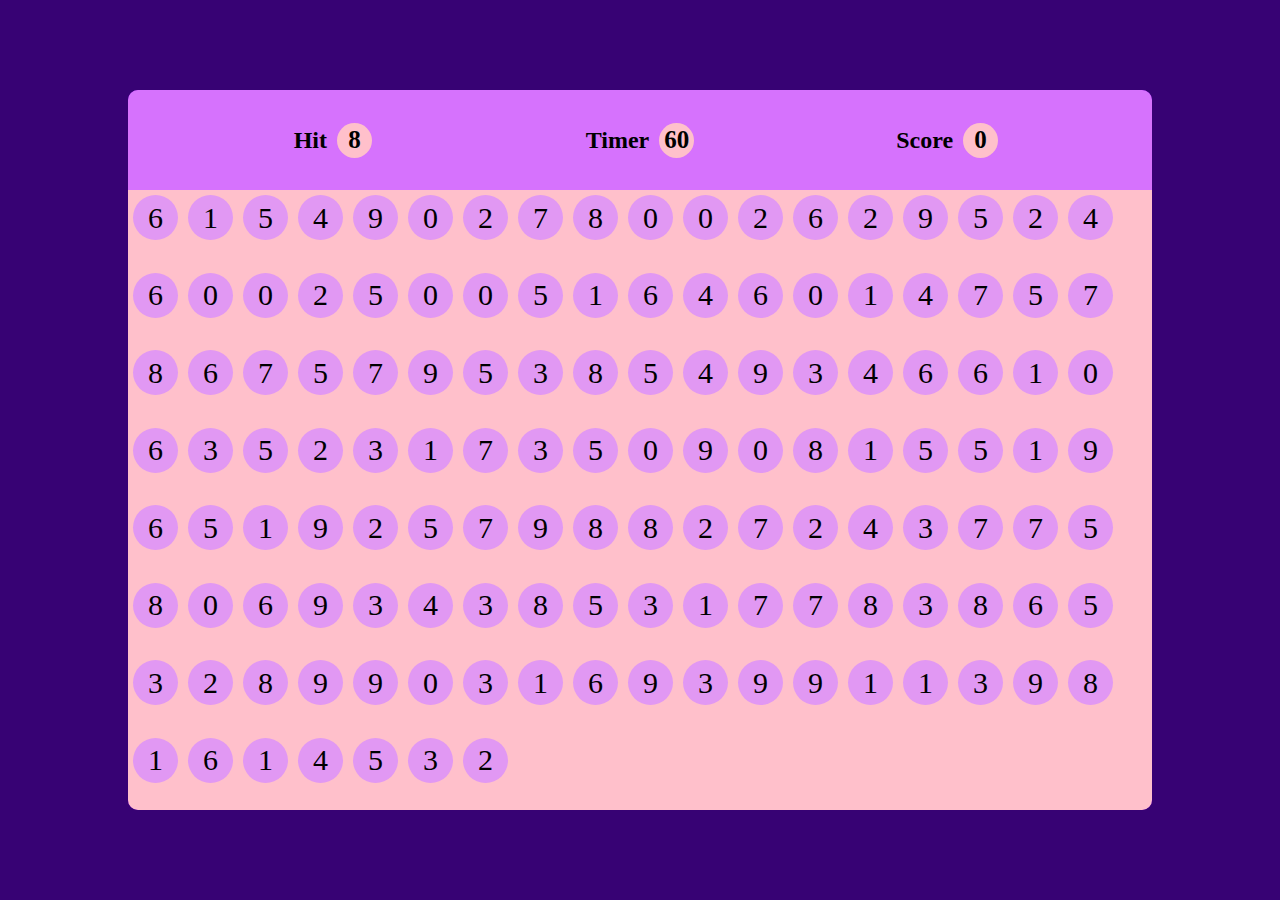
<file: Bubble Game/index.html>
<!DOCTYPE html>
<html lang="en">
<head>
    <meta charset="UTF-8">
    <meta name="viewport" content="width=device-width, initial-scale=1.0">
    <title>Bubble Game</title>
    <link rel="stylesheet" href="style.css">
</head>
<body>
    <div id="main">
        <div id="panel">
            <div id="ptop">
                <div class="elem">
                    <h2>Hit</h2>
                    <div id="hitvalue" class="box"></div>
                </div>
                <div class="elem">
                    <h2>Timer</h2>
                    <div id="timerval" class="box">60</div>
                </div>
                <div class="elem">
                    <h2>Score</h2>
                    <div id="scoreval" class="box">0</div>
                </div>
            </div>
            <div id="pbtm">
                
            </div>
        </div>
    </div>
    <script src="script.js"></script>
</body>
</html>
</file>
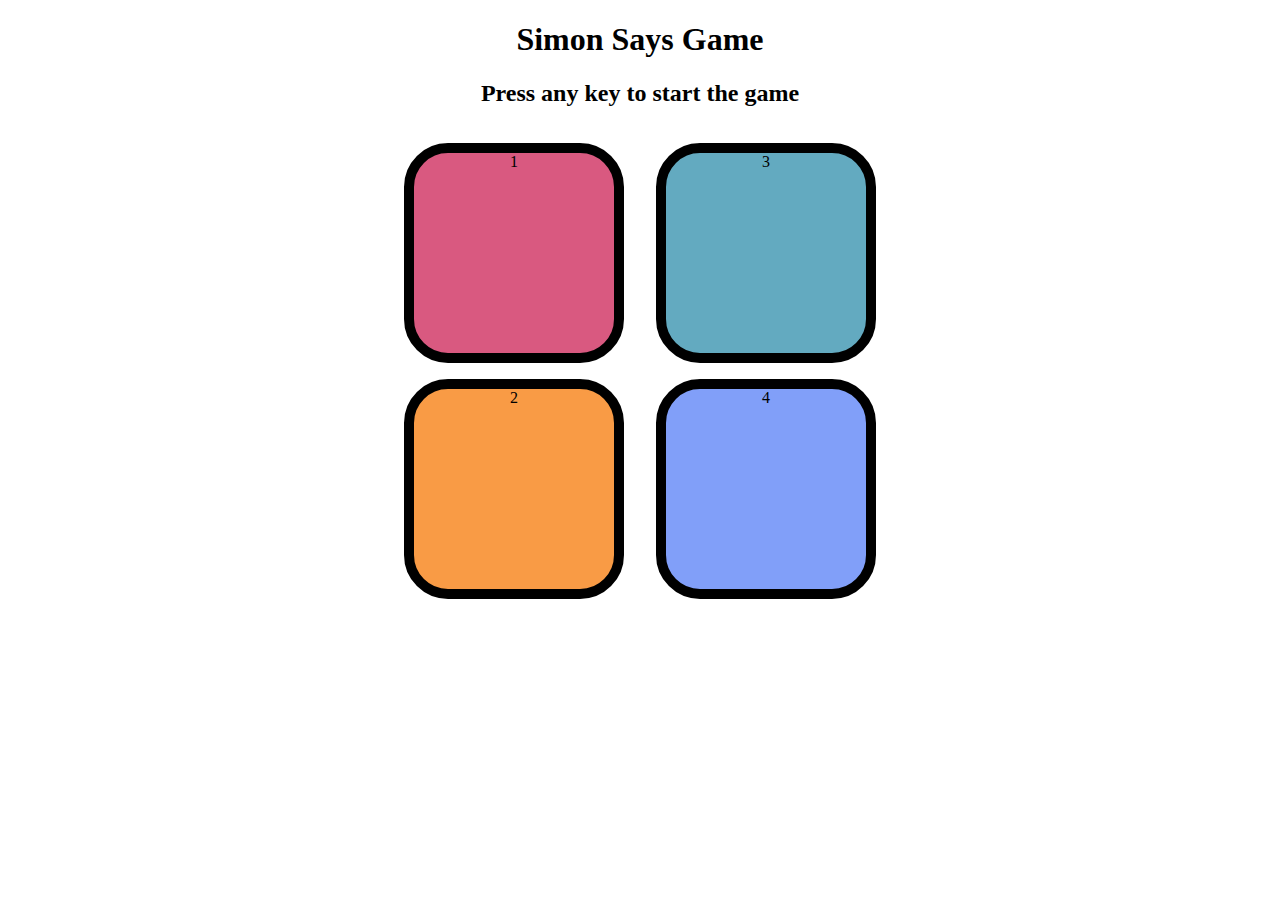
<file: Simon game/index.html>
<!DOCTYPE html>
<html lang="en">
<head>
    <meta charset="UTF-8">
    <meta name="viewport" content="width=device-width, initial-scale=1.0">
    <title>Simon Says Game</title>
    <link rel="stylesheet" href="simon.css">
</head>
<body>
    <h1>Simon Says Game</h1>
    <h2>Press any key to start the game</h2>
    
    <div class="btn-container">
        <div class="line-one">
            <div class="btn red" type="button" id="red">1</div>
            <div class="btn yellow" type="button" id="yellow">2</div>
        </div>
        <div class="line-two">
            <div class="btn green" type="button" id="green">3</div>
            <div class="btn purple" type="button" id="purple">4</div>
        </div>
    </div>
    <script src="app.js"></script>
</body>
</html>
</file>
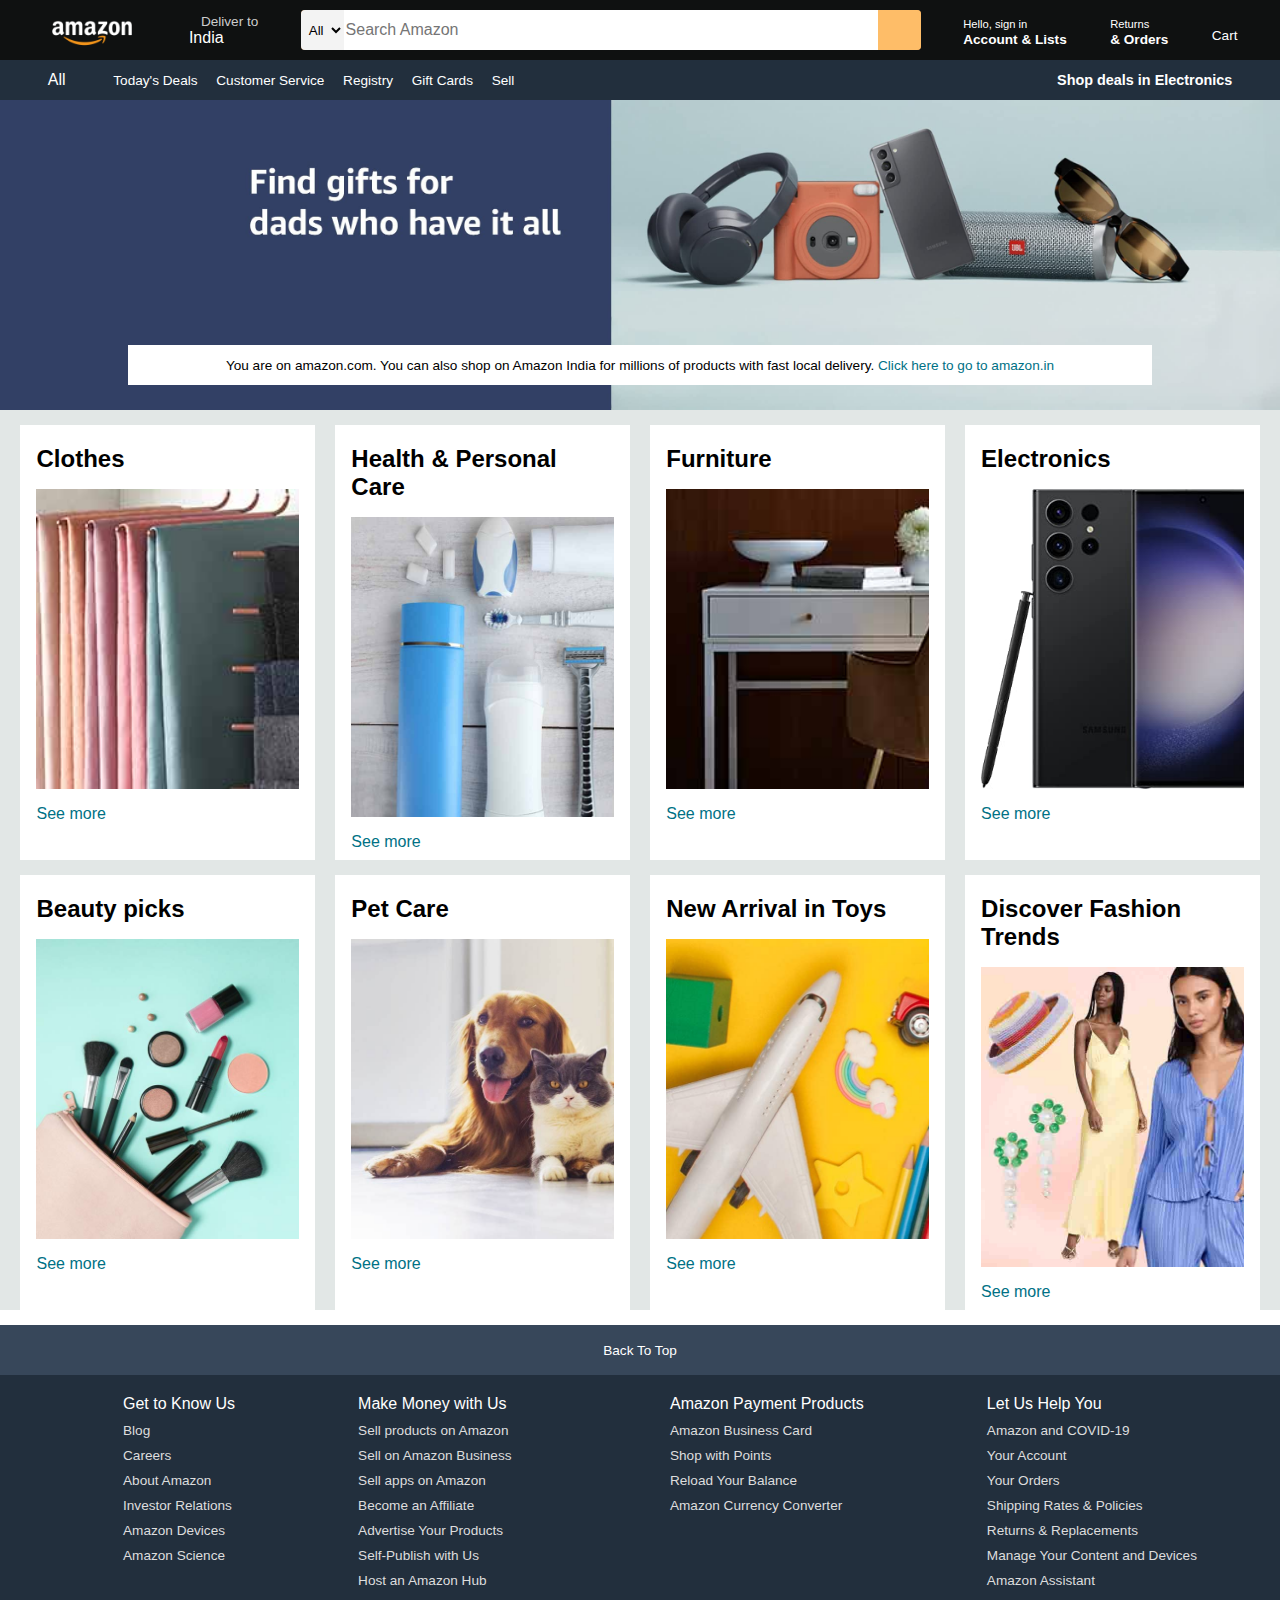
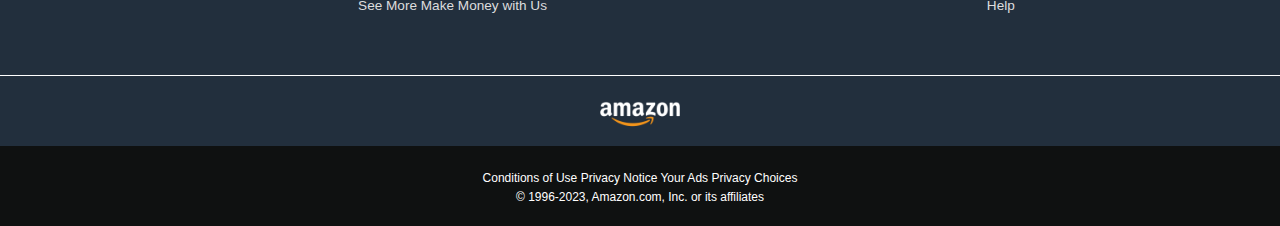
<file: Amazon/amazon.html>
<!DOCTYPE html>
<html lang="en">
<head>
    <meta charset="UTF-8">
    <meta name="viewport" content="width=device-width, initial-scale=1.0">
    <title>Amazon</title>
    <link rel="stylesheet" href="https://cdnjs.cloudflare.com/ajax/libs/font-awesome/6.4.0/css/all.min.css" integrity="sha512-iecdLmaskl7CVkqkXNQ/ZH/XLlvWZOJyj7Yy7tcenmpD1ypASozpmT/E0iPtmFIB46ZmdtAc9eNBvH0H/ZpiBw==" crossorigin="anonymous" referrerpolicy="no-referrer" />
    <link rel="stylesheet"  href="amazon.css">
</head>
<body>
    <header>
        <div class="navbar">
            <div class="nav-logo border">
                <div class="logo"></div>
            </div>
            <div class="nav-address border">
                <p class="add-first">Deliver to</p>
                <div class="add-icon">
                    <i class="fa-solid fa-location-dot"></i>
                    <p class="add-sec">India</p>
                </div>
            </div>
            <div class="nav-search">
                <select class="search-select">
                    <option>All</option>
                </select>
                <input placeholder="Search Amazon" class="search-input">
                <div class="search-icon">
                    <i class="fa-solid fa-magnifying-glass"></i>
                </div>
            </div>
            <div class="nav-signin border">
                <p><span>Hello, sign in</span></p>
                <p class="nav-second">Account & Lists</p>
            </div>
            <div class="nav-return border">
                <p><span>Returns</span></p>
                <p class="nav-second">& Orders</p>
            </div>
            <div class="nav-cart border">
                <i class="fa-solid fa-cart-shopping"></i>
                Cart                
            </div>
        </div>

        <div class="panel">
            <div class="panel-all">
                <i class="fa-solid fa-bars"></i>
                All
            </div>
            <div class="panel-ops">
                <a>Today's Deals</a>
                <a>Customer Service</a>
                <a>Registry</a>
                <a>Gift Cards</a>
                <a>Sell</a>
            </div>
            <div class="panel-deals">
                Shop deals in Electronics
            </div>
        </div>
    </header>
    <div class="hero-section">
        <div class="hero-msg">
            <p>You are on amazon.com. You can also shop on Amazon India for millions of products with fast 
                local delivery. <a>Click here to go to amazon.in</a>
            </p>
        </div>
    </div>
    <div class="shop-section">
        <div class="box">
            <div class="box-content">
                <h2>Clothes</h2>
                <div class="box-img" style="background-image: url('box1_image.jpg');"></div>
                <p>See more</p>
            </div>
        </div>
        <div class="box">
            <div class="box-content">
                <h2>Health & Personal Care</h2>
                <div class="box-img" style="background-image: url('box2_image.jpg');"></div>
                <p>See more</p>
            </div>
        </div>
        <div class="box3 box">
            <div class="box-content">
                <h2>Furniture</h2>
                <div class="box-img" style="background-image: url('box3_image.jpg');"></div>
                <p>See more</p>
            </div>
        </div>
        <div class="box4 box">
            <div class="box-content">
                <h2>Electronics</h2>
                <div class="box-img" style="background-image: url('box4_image.jpg');"></div>
                <p>See more</p>
            </div>
        </div>
        <div class="box1 box">
            <div class="box-content">
                <h2>Beauty picks</h2>
                <div class="box-img" style="background-image: url('box5_image.jpg');"></div>
                <p>See more</p>
            </div>
        </div>
        <div class="box2 box">
            <div class="box-content">
                <h2>Pet Care</h2>
                <div class="box-img" style="background-image: url('box6_image.jpg');"></div>
                <p>See more</p>
            </div>
        </div>
        <div class="box3 box">
            <div class="box-content">
                <h2>New Arrival in Toys</h2>
                <div class="box-img" style="background-image: url('box7_image.jpg');"></div>
                <p>See more</p>
            </div>
        </div>
        <div class="box4 box">
            <div class="box-content">
                <h2>Discover Fashion Trends</h2>
                <div class="box-img" style="background-image: url('box8_image.jpg');"></div>
                <p>See more</p>
            </div>
        </div>
    </div>
    <footer>
        <div class="foot-panel1">
            Back To Top
        </div>
        <div class="foot-panel2">
            <ul>
                <p>Get to Know Us</p>
                <a>Blog</a>
                <a>Careers</a>
                <a>About Amazon</a>
                <a>Investor Relations</a>
                <a>Amazon Devices</a>
                <a>Amazon Science</a>
            </ul>
            <ul>
                <p>Make Money with Us</p>
                <a>Sell products on Amazon</a>
                <a>Sell on Amazon Business</a>
                <a>Sell apps on Amazon</a>
                <a>Become an Affiliate</a>
                <a>Advertise Your Products</a>
                <a>Self-Publish with Us</a>
                <a>Host an Amazon Hub</a>
                <a>See More Make Money with Us</a>
            </ul>
            <ul>
                <p>Amazon Payment Products</p>
                <a>Amazon Business Card</a>
                <a>Shop with Points</a>
                <a>Reload Your Balance</a>
                <a>Amazon Currency Converter</a>
            </ul>
            <ul>
                <p>Let Us Help You</p>
                <a>Amazon and COVID-19</a>
                <a>Your Account</a>
                <a>Your Orders</a>
                <a>Shipping Rates & Policies</a>
                <a>Returns & Replacements</a>
                <a>Manage Your Content and Devices</a>
                <a>Amazon Assistant</a>
                <a>Help</a>
            </ul>
        </div>
        <div class="foot-panel3">
            <div class="logo"></div>
        </div>
        <div class="foot-panel4">
            <div class="pages">
                <a>Conditions of Use</a>
                <a>Privacy Notice</a>
                <a>Your Ads Privacy Choices</a>
            </div>
            <div class="copyright">
                © 1996-2023, Amazon.com, Inc. or its affiliates
            </div>
        </div>
    </footer>
</body>
</html>
</file>
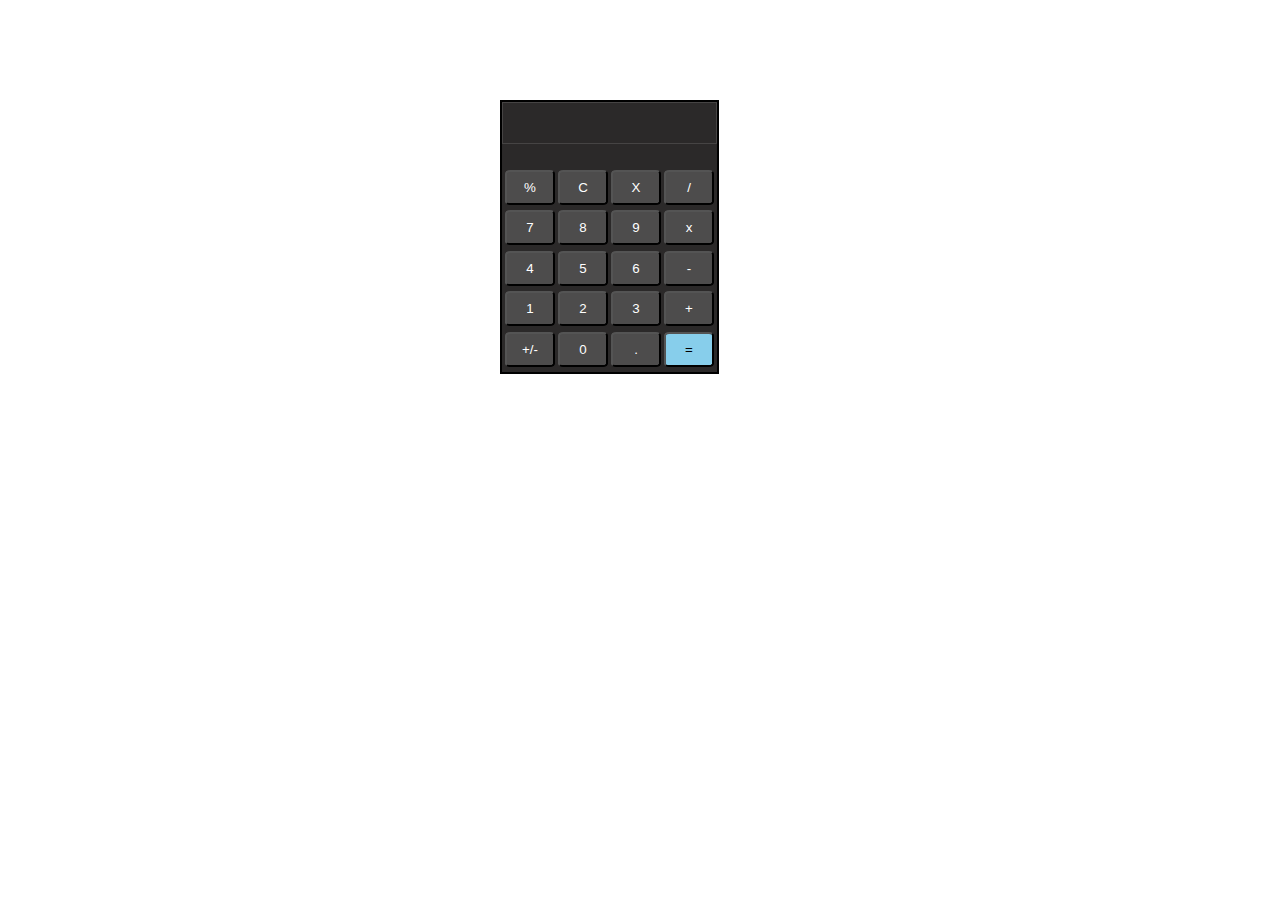
<file: Calculator/calculator.html>
<!DOCTYPE html>
<html lang="en">
<head>
    <meta charset="UTF-8">
    <meta name="viewport" content="width=device-width, initial-scale=1.0">
    <title>Calculator</title>
    <link rel="stylesheet" href="calculator.css">
</head>
<body>
    <div class="main">
        <!-- <h3>Calculator</h3> -->
        <div class="res">
            <p></p>
        </div>
        <button id="rem" class="btn" >%</button>
        <button id="clear" class="btn" >C</button>
        <button id="del" class="btn" >X</button>
        <button id="div" class="btn" >/</button>
        <button id="seven" class="btn" >7</button>
        <button id="eight" class="btn" >8</button>
        <button id="nine" class="btn" >9</button>
        <button id="mul" class="btn" >x</button>
        <button id="four" class="btn" >4</button>
        <button id="five" class="btn" >5</button>
        <button id="six" class="btn" >6</button>
        <button id="min" class="btn" >-</button>
        <button id="one" class="btn" >1</button>
        <button id="two" class="btn" >2</button>
        <button id="three" class="btn" >3</button>
        <button id="add" class="btn" >+</button>
        <button id="sign" class="btn" >+/-</button>
        <button id="zero" class="btn" >0</button>
        <button id="dot" class="btn" >.</button>
        <button id="equal" class="btn" >=</button>
    </div>
    <script src="calculator.js"></script>
</body>
</html>
</file>
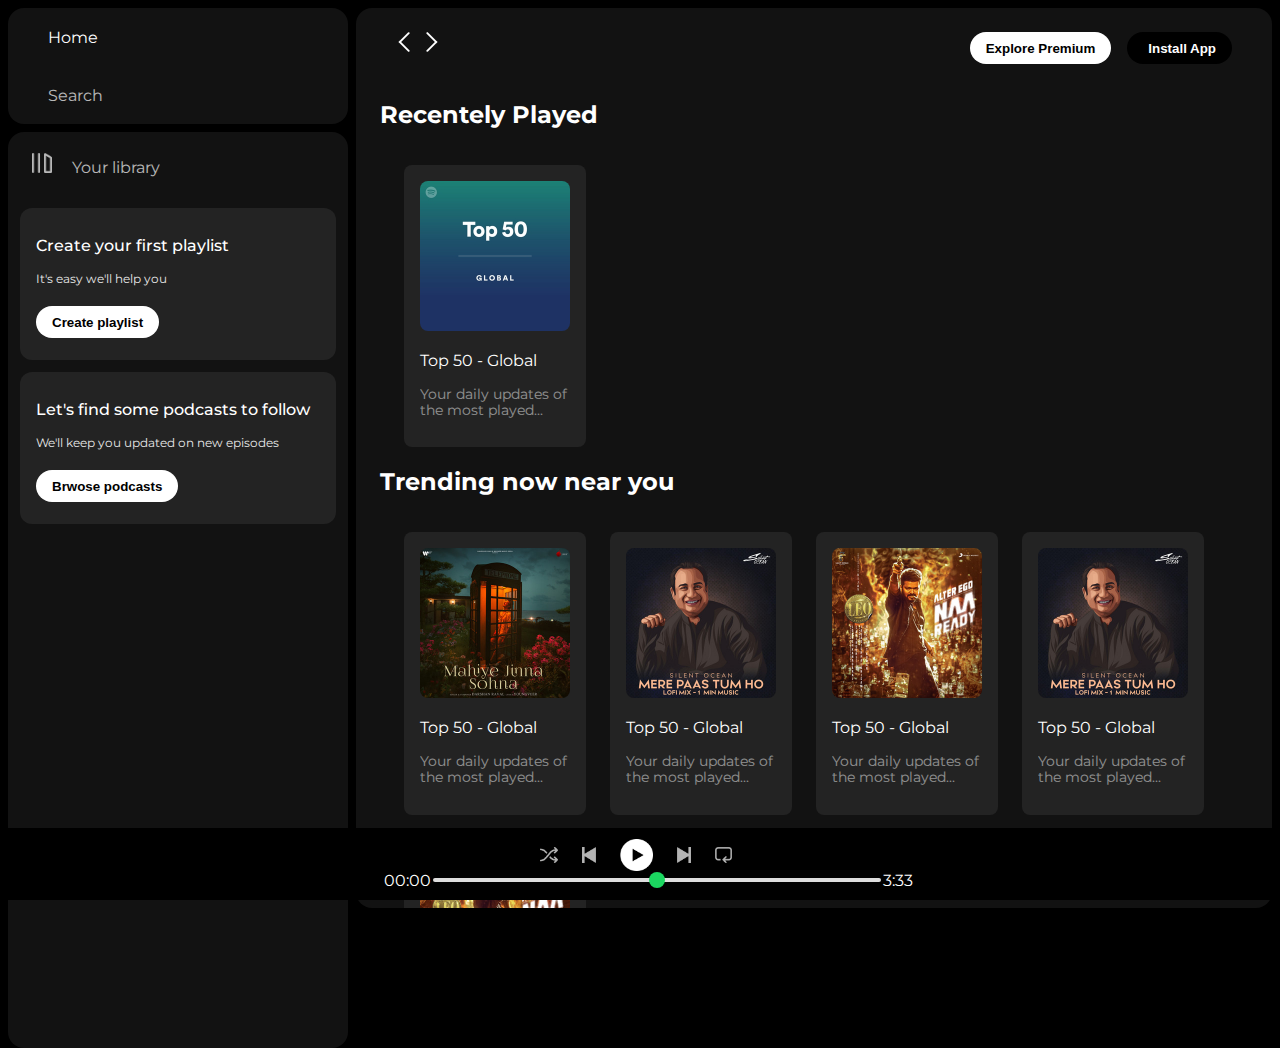
<file: Spotify/Spotify_Project.html>
<!DOCTYPE html>
<html lang="en">
<head>
    <meta charset="UTF-8">
    <meta name="viewport" content="width=device-width, initial-scale=1.0">
    <link rel="stylesheet" href="https://cdnjs.cloudflare.com/ajax/libs/font-awesome/6.4.0/css/all.min.css" integrity="sha512-iecdLmaskl7CVkqkXNQ/ZH/XLlvWZOJyj7Yy7tcenmpD1ypASozpmT/E0iPtmFIB46ZmdtAc9eNBvH0H/ZpiBw==" crossorigin="anonymous" referrerpolicy="no-referrer" />
    <link rel="stylesheet" href="Spotify_Project.css">
    <link rel="icon" href="./logo.png">
    <title>Spotify - Web Player: Music for everyone</title>
    <link rel="preconnect" href="https://fonts.googleapis.com">
    <link rel="preconnect" href="https://fonts.gstatic.com" crossorigin>
    <link href="https://fonts.googleapis.com/css2?family=Montserrat:wght@300;400;500;600;700&display=swap" rel="stylesheet">
</head>
<body>
    <div class="main">
        <div class="sidebar">
            <div class="nav">
                <div class="nav-option" style="opacity: 1;">
                    <i class="fa-solid fa-house"></i>
                    <a href="#">Home</a>
                </div>
                <div class="nav-option">
                    <i class="fa-solid fa-magnifying-glass"></i>
                    <a href="#">Search</a>
                </div>
            </div>
            <div class="library">
                <div class="options nav-option">
                    <div class="lib-option">
                        <img src="library_icon.png">
                        <a href="#">Your library</a>
                    </div>
                    <div class="icons">
                        <i class="fa-solid fa-plus"></i>
                        <i class="fa-solid fa-arrow-right"></i>
                    </div>
                </div>
                <div class="lib-box">
                    <div class="box">
                        <p class="box-p1">Create your first playlist</p>
                        <p class="box-p2">It's easy we'll help you</p>
                        <button class="badge">Create playlist</button>
                    </div>
                    <div class="box">
                        <p class="box-p1">Let's find some podcasts to follow</p>
                        <p class="box-p2">We'll keep you updated on new episodes</p>
                        <button class="badge">Brwose podcasts</button>
                    </div>
                </div>
            </div>
        </div>
        <div class="main-content">
            <div class="sticky-nav">
                <div class="sticky-nav-icons">
                    <img src="backward_icon.png">
                    <img src="forward_icon.png" class="hide">
                </div>
                <div class="sticky-nav-options">
                    <button class="badge nav-item hide">Explore Premium</button>
                    <button class="badge nav-item dark-badge"><i class="fa-sharp fa-regular fa-circle-down" style="margin-right:5px;"></i>
                     Install App</button>
                    <i class="fa-regular fa-user nav-item"></i>
                </div>
            </div>
            
            <h2>Recentely Played</h2>
            <div class="card-container">
                <div class="card">
                    <img src="card1img.jpeg" class="card-image">
                    <p class="card-title">Top 50 - Global</p>
                    <p class="card-info">Your daily updates of the most played...</p>
                </div>
            </div>

            <h2>Trending now near you</h2>
            <div class="card-container">
                <div class="card">
                    <img src="card2img.jpeg" class="card-image">
                    <p class="card-title">Top 50 - Global</p>
                    <p class="card-info">Your daily updates of the most played...</p>
                </div>
                <div class="card">
                    <img src="card3img.jpeg" class="card-image">
                    <p class="card-title">Top 50 - Global</p>
                    <p class="card-info">Your daily updates of the most played...</p>
                </div>
                <div class="card">
                    <img src="card4img.jpeg" class="card-image">
                    <p class="card-title">Top 50 - Global</p>
                    <p class="card-info">Your daily updates of the most played...</p>
                </div>
                <div class="card">
                    <img src="card3img.jpeg" class="card-image">
                    <p class="card-title">Top 50 - Global</p>
                    <p class="card-info">Your daily updates of the most played...</p>
                </div>
                <div class="card">
                    <img src="card4img.jpeg" class="card-image">
                    <p class="card-title">Top 50 - Global</p>
                    <p class="card-info">Your daily updates of the most played...</p>
                </div>
            </div>

            <h2>Featured Charts</h2>
            <div class="card-container">
                <div class="card">
                    <img src="card5img.jpeg" class="card-image">
                    <p class="card-title">Top 50 - Global</p>
                    <p class="card-info">Your daily updates of the most played...</p>
                </div>
                <div class="card">
                    <img src="card6img.jpeg" class="card-image">
                    <p class="card-title">Top Songs - India</p>
                    <p class="card-info">Your daily updates of the most played...</p>
                </div>
                <div class="card">
                    <img src="card1img.jpeg" class="card-image">
                    <p class="card-title">Top 50 - Global</p>
                    <p class="card-info">Your daily updates of the most played...</p>
                </div>
            </div>
            <div class="footer">
                <div class="line"></div>
            </div>
        </div>
        <div class="music-player">
            <div class="album"></div>
            <div class="player">
                <div class="player-controls">
                    <img src="player_icon1.png" class="player-control-icon">
                    <img src="player_icon2.png" class="player-control-icon">
                    <img src="player_icon3.png" style="opacity:1; height: 2rem" class="player-control-icon">
                    <img src="player_icon4.png" class="player-control-icon">
                    <img src="player_icon5.png" class="player-control-icon">
                </div>
                <div class="playback-bar">
                    <span class="current-time">00:00</span>
                    <input type="range" min="0" max="100" step="1" class="progress-bar">
                    <span class="tot-time">3:33</span>
                </div>
            </div>
            <div class="controls"></div>
        </div>
    </div>
</body>
</html>
</file>
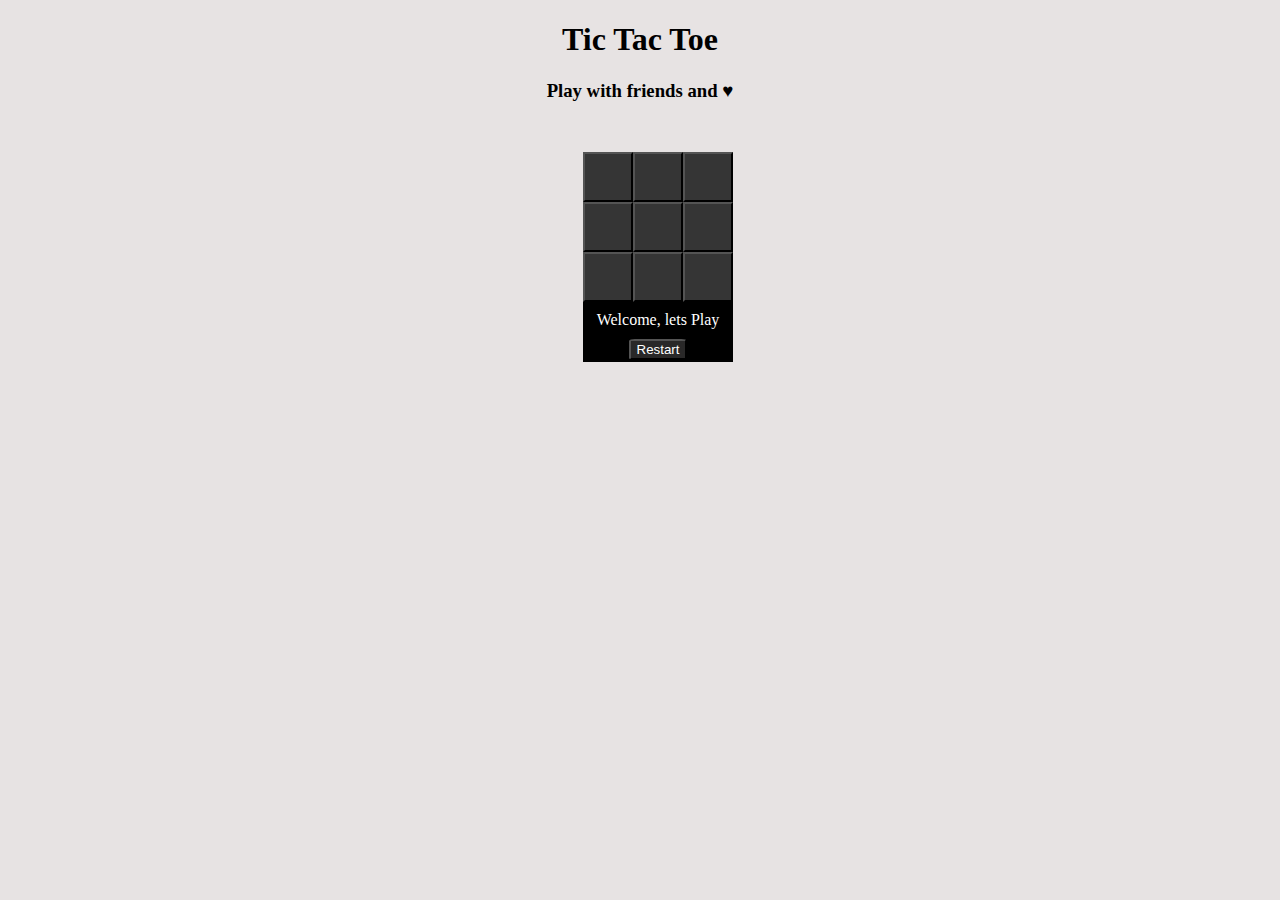
<file: Tic Tac Toe/ttt.html>
<!DOCTYPE html>
<html lang="en">
<head>
    <meta charset="UTF-8">
    <meta name="viewport" content="width=device-width, initial-scale=1.0">
    <title>Tic Tac Toe</title>
    <link rel="stylesheet" href="ttt.css">
</head>
<body>
    <h1>Tic Tac Toe</h1>
    <h3>Play with friends and &hearts;</h3>
    <div class="main">
        <div class="game">
            <button class="one btn"></button>
            <button class="two btn"></button>
            <button class="three btn"></button>
            <button class="four btn"></button>
            <button class="five btn"></button>
            <button class="six btn"></button>
            <button class="seven btn"></button>
            <button class="eight btn"></button>
            <button class="nine btn"></button>
        </div>
        <div class="res">
            <p>Welcome, lets Play</p>
            <button class="restart">Restart</button>
        </div>
    </div>
    <script src="ttt.js"></script>
</body>
</html>
</file>
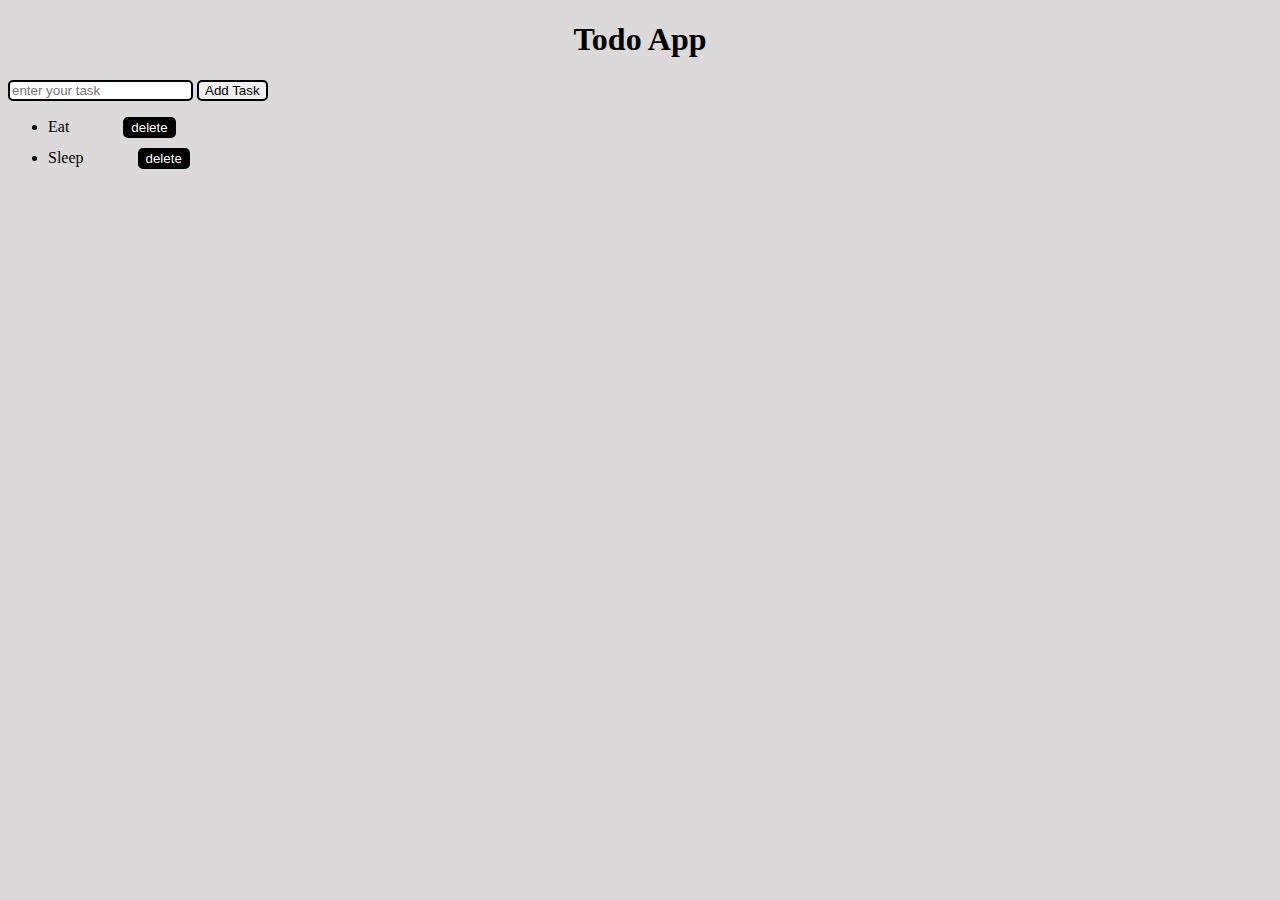
<file: Todo list/javascript.html>
<!DOCTYPE html>
<html lang="en">
<head>
    <meta charset="UTF-8">
    <meta name="viewport" content="width=device-width, initial-scale=1.0">
    <title>JavaScript concepts</title>
    <link rel="stylesheet" href="javascript.css">
</head>
<body>
    <!-- <h1>To Do App</h1>
    <div class="box">
        <h4 class="heading3">Enter "List" to show all tasks</h4>
        <h3 class="heading3">Enter "add" to add a tasks</h3>
        <h3 class="heading3">Enter "delete" to delete a tasks</h3>
        <h3 class="heading3">Enter "quit" to quit todo app</h3>
    </div>
    <h1>Mocha coffee</h1>
    <img src="mocha.jpg" alt="coffee" id="mainImg"> -->
    <!-- <button>Like</button>
    <button>Dislike</button>
    <button>comment</button>
    <button>&hearts;</button> -->
    <!-- <h3>Generate a random color</h3>
    <br>
    <button>Generate Color</button>
    <br>
    <br>
    <div>This is your new color</div> -->
    <!-- <p>Lorem ipsum dolor sit amet consectetur adipisicing elit. Itaque autem sapiente ad earum sint
        cum excepturi, quaerat, maxime asperiores doloribus 
        quia tenetur perferendis sequi molestiae quibusdam. Aspernatur ipsa reprehenderit pariatur.</p> -->
    <!-- <div class="box"></div>     -->
    <!-- <h1>Hi</h1>
    <input placeholder="type something">
    <button>click me</button> -->
    <!-- <form action="/"> -->
        <!-- <h1>My Text Editor</h1>
        <p></p> -->
        <!-- <h2>Hello</h2>
        <input placeholder="enter your name" id="text"> -->
        <!-- <input type="password" placeholder="password" id="pass">
        <button>Register</button>
    </form> -->
    <!-- <div>
        <ul>
            <li>one</li>
            <li>two</li>
            <li>three</li>
        </ul>
    </div> -->
    <h1>Todo App</h1>
    <input type="" placeholder="enter your task">
    <button>Add Task</button>
    <ul>
        <li>Eat <button class="delete">delete</button></li>
        <li>Sleep <button class="delete">delete</button></li>
    </ul>
    <script src="javaScript_Basics.js"></script>
</body>
</html>
</file>
<file: Bubble Game/style.css>
* {
    margin: 0;
    padding: 0;
    box-sizing: 0;
}

html, body {
    height: 100%;
    width: 100%;
}

#main {
    height: 100%;
    width: 100%;
    background-color: #370274;
    display: flex;
    justify-content: center;
    align-items: center;
}

#panel {
    overflow: hidden;
    height: 80%;
    width: 80%;
    background-color: #8608da;
    border-radius: 10px;
}

#ptop {
    height: 100px;
    width: 100%;
    background-color: rgb(214, 114, 253);
    display: flex;
    justify-content: space-evenly;
}

.elem {
    height: 100%;
    width: 20%;
    display: flex;
    justify-content: center;
    align-items: center;
}

h2 {
    margin-right: 10px;
}

h1 {
    font-weight: 500;
    font-size: 50px;
    margin: 130px 0 0 400px;
}

.box {
    height: 35px;
    width: 35px;
    background-color: rgb(255, 192, 203);
    display: flex;
    justify-content: center;
    align-items: center;
    font-weight: 700;
    font-size: 25px;
    border-radius: 50%;
}

#pbtm {
    width: 100%;
    height: calc(100% - 100px);
    background-color: rgb(255, 192, 203);
    display: flex;
    flex-wrap: wrap;
}

.bubble {
    height: 45px;
    width: 45px;
    background-color: rgb(225, 152, 243);
    display: flex;
    justify-content: center;
    align-items: center;
    font-weight: 500;
    font-size: 30px;
    border-radius: 50%;
    margin: 5px 5px 5px 5px;
    cursor: pointer;
}

.bubble:hover {
    background-color:rgb(214, 114, 253);
}
</file>
<file: Simon game/simon.css>
body {
    text-align: center;
}

.btn {
    height: 200px;
    width: 200px;
    border-radius: 20%;
    border: 10px solid black;
    margin: 1rem;
}

.btn-container {
    display: flex;
    justify-content: center;
}

.yellow {
    background-color: #f99b45;
}

.red {
    background-color: #d95980;
}

.purple {
    background-color: #819ff9;
}

.green {
    background-color: #63aac0;
}

.flash {
    background-color: white;
}

.userflash {
    background-color: green;
}
</file>
<file: Amazon/amazon.css>
*{
    margin: 0;
    font-family: Arial;
    border: border-box;
}
.navbar{
    height: 60px;
    background-color: #0f1111;
    color: white;
    display: flex;
    justify-content: space-evenly;
    align-items: center;
}
.nav-logo{
    height: 50px;
    width: 100px;
}
.logo{
    background-image: url("amazon_logo.png");
    background-size: cover;
    height: 50px;
    width: 100px;
}
.border{
    border: 1.5px solid transparent;
}
.border:hover{
    border: 1.5px solid white;
}

/* Box 2*/
.add-first{
    color: #cccccc;
    font-size: 0.85rem;
    margin-left: 15px;
}
.add-sec{
    font-size: 1rem;
    margin-left: 3px;
}
.add-icon{
    display: flex;
    align-items: center;
}

/* Box 3*/
.nav-search{
    display: flex;
    justify-content: space-evenly;
    background-color: peru;
    width: 620px;
    height: 40px;
    border-radius: 4px;
}
.search-select{
    background-color: #f3f3f3;
    width: 50px;
    border-top-left-radius: 4px;
    border-bottom-left-radius: 4px;
    text-align: center;
    border: none;
}
.search-input{
    width: 100%;
    font-size: 1rem;
    border: none;
}
.search-icon{
    width: 50px;
    display: flex;
    justify-content: center;
    align-items: center;
    font-size: 1rem;
    background-color: #febd68;
    border-top-right-radius: 4px;
    border-bottom-right-radius: 4px;
    color: #0f1111;
}
.nav-search:hover{
    border: 2px solid orange;
}
/* Box 4 */
span{
    font-size: 0.7rem;
}
.nav-second{
    font-size: 0.85rem;
    font-weight: 700;
}
/* Box 6 */
.nav-cart i {
    font-size: 30px;
}
.nav-cart{
    font-size: 0.85rem;
    font-weight: 700px;
}

/** Panels **/

.panel{
    height: 40px;
    background-color: #222f3d;
    display: flex;
    color: white;
    align-items: center;
    justify-content: space-evenly;
}
.panel-ops a {
    margin-right: 15px;
}
.panel-ops{
    width: 70%;
    font-size: 0.85rem;
}
.panel-deals{
    font-size: 0.9rem;
    font-weight: 700;
}

/** Hero Section **/

.hero-section {
    background-image: url("hero_image.jpg");
    background-size: cover;
    height: 310px;
    display: flex;
    align-items: flex-end;
    justify-content: center;
}
.hero-msg{
    background-color: white;
    color: black;
    height: 40px;
    width: 80%;
    display: flex;
    align-items: center;
    justify-content: center;
    font-size: 0.85rem;
    margin-bottom: 25px;
}
.hero-msg a {
    color: #007185;
}

/** Shop Section **/

.shop-section{
    display: flex;
    flex-wrap: wrap;
    justify-content: space-evenly;
    background-color: #e2e7e6;
}
.box {
    /* border: 2px solid black; */
    height: 400px;
    width: 23%;
    background-color: white;
    padding: 20px 0px 15px;
    margin-top: 15px;
}
.box-img {
    height: 300px;
    background-size: cover;
    background-repeat: no-repeat;
    margin-top: 1rem;
    margin-bottom: 1rem;
}
.box-content {
    margin-left: 1rem;
    margin-right: 1rem;
}
.box-content p {
    color: #007185;
}

/** Footer **/

footer {
    margin-top: 15px;
}
.foot-panel1 {
    background-color: #37475a;
    color: white;
    height: 50px;
    display: flex;
    justify-content: center;
    align-items: center;
    font-size: 0.85rem;
}
.foot-panel2 {
    background-color: #222f3d;
    color: white;
    height: 300px;
    display: flex;
    justify-content: space-evenly;
}
ul {
    margin-top: 20px;
}
ul a {
    display: block;
    font-size: 0.85rem;
    margin-top: 10px;
    color: #DDDDDD;
}
.foot-panel3 {
    background-color: #222f3d;
    color: white;
    border-top: 0.5px solid white;
    height: 70px;
    display: flex;
    justify-content: center;
    align-items: center;
}
.logo {
    background-image: url("amazon_logo.png");
    background-size: cover;
    height: 50px;
    width: 100px;
}
.foot-panel4 {
    background-color: #0f1111;
    color: white;
    height: 80px;
    font-size: 0.75rem;
    text-align: center;
}
.pages {
    padding-top: 25px;
}
.copyright {
    padding-top: 5px;
}
</file>
<file: Calculator/calculator.css>
* {
    padding: 0;
    margin: 0;
}

.main {
    height: 270px;
    width: 215px;
    border: 2px solid black;
    margin: 100px 0 0 500px;
    display: flex;
    flex-wrap: wrap;
    justify-content: space-evenly;
    background-color: rgb(43, 41, 41);
}

.res {
    height: 40px;
    width: 213px;
    border: 1px solid rgb(70, 68, 68);
    margin-bottom: 20px;
    color: white;
    text-align: end;
}

.btn {
    height: 35px;
    width: 50px;
    background-color: rgb(77, 76, 76);
    color: white;
    border-radius: 10%;
}

#equal {
    background-color: skyblue;
    color: black;
}

#equal:hover {
    background-color: rgb(77, 158, 190);
}

.btn:hover {
    background-color: rgb(105, 104, 104);
}
</file>
<file: Spotify/Spotify_Project.css>
body{
    font-family: 'Montserrat', sans-serif;
    margin: 0;
    background-color: black;
    color: #ffffff;
    overflow: hidden;
}
.main{
    display: flex;
    height: 100vh;
    padding: 0.5rem;
}
.sidebar{
    background-color: black;
    width:340px;
    border-radius: 1rem;  /* 1rem = 16px*/
    margin-right: 0.5rem;
}
.main-content{
    background-color:#121212;
    flex: 1;
    border-radius: 1rem;  /* 1rem = 16px*/
    overflow: auto;
    padding:0 1.5rem 0 1.5rem;
}
.music-player{
    background-color:black;
    bottom: 0;
    position: fixed;
    width: 100%;
    height: 72px;
}
a{
    text-decoration: none;
    color: white;
}
.nav{
    background-color: #121212;
    border-radius: 1rem;
    display: flex;
    flex-direction: column;
    justify-content: center;
    height: 100px;
    padding: 0.5rem 0.75rem;
}
.nav-option{
    line-height: 2.5rem;
    opacity: 0.7;
    padding: 0.5rem 0.75rem;
}
.nav-option:hover{
    opacity: 1;
}
.nav-option i{
    font-size: 1.25rem;
}
.nav-option a{
    font-size: 1rem;
    margin-left: 1rem;
}
.library{
    background-color: #121212;
    border-radius: 1rem;
    height: 100%;
    margin-top: 0.5rem;
    padding: 0.5rem 0.75rem;
}
.options{
    display: flex;
    justify-content: space-between;
    align-items: center;
}
.lib-option img{
    height: 1.25rem;
    width:1.25rem;
}
.options .icons{
    font-size: 1.25rem;
    display: flex;
}
.icons i{
    margin-right: 1rem;
    opacity: 0.7;
}
.icons i:hover{
    opacity: 1;
}
.box{
    height: 8rem;
    background-color:#232323;
    border-radius: 0.75rem;
    margin: 0.75rem 0 0.5rem 0;
    padding: 0.75rem 1rem;
}
.box-p1{
    font-size: 1rem;
    font-weight: 500;
}
.box-p2{
    font-size: 0.75rem;
    opacity: 0.9;
}
.badge{
    background-color: white;
    border: none;
    border-radius: 100px;
    padding: 0.25rem 1rem;
    font-weight: 700;
    margin-top: 0.5rem;
    height: 2rem;
    width: fit-content;
}
.dark-badge{
    background-color: #000000;
    color: #fff;
}
.sticky-nav{
    position: sticky;
    top: 0;
    background-color: #121212;
    display: flex;
    justify-content: space-between;
    align-items: center;
    padding: 1rem 0;
    z-index: 10;
}
.sticky-nav-icons {
    margin-left: 0.75rem;
}
.sticky-nav-options{
    display: flex;
    justify-content: center;
    align-items: center;
}
.nav-item{
    margin-left: 1rem;
}
@media (max-width: 1000px){
    .hide{
        display:none;
    }
}
.card{
    background-color: #232323;
    width: 150px;
    border-radius: 0.5rem;
    padding: 1rem;
    margin-left: 1.5rem;
    margin-top: 1rem;
}
.card-container{
    display: flex;
    flex-wrap: wrap;
}
.card-image{
    width: 100%;
    border-radius: 0.5rem;
}
.card-title{
    font-weight: 600px;
}
.card-info{
    font-size:0.85rem;
    opacity: 0.5;
}
.footer{
    height: 300px;
    display: flex;
    align-items: center;
    justify-content: center;
}
.line{
    width: 90%;
    height: 40%;
    border-top: 1px solid white;
    opacity: 0.4;
}
.music-player{
    display: flex;
    justify-content: space-between;
    align-items: center;
}
.album{
    width: 25%;
    /* background-color: pink; */
}
.player{
    width: 50%;
    /* background-color: yellowgreen; */
}
.controls {
    width: 25%;
    /* background-color: green; */
}
.player-controls {
    display: flex;
    justify-content: center;
    align-items: center;
}
.player-control-icon {
    height: 1rem;
    margin-right: 1.5rem;
    opacity: 0.7;
}
.player-control-icon:hover {
    opacity: 1;
}
.playback-bar {
    display: flex;
    justify-content: center;
    align-items: center;
}
.progress-bar {
    width: 70%;
    appearance: none;
    background-color: transparent;
    cursor: pointer;
}
.progress-bar::-webkit-slider-runnable-track {
    background-color: #ddd;
    border-radius: 100px;
    height: 0.2rem;
}
.progress-bar::-webkit-slider-thumb {
    appearance: none;
    height: 1rem;
    width: 1rem;
    background-color:#1bd760;
    border-radius: 50%;
    margin-top: -6px;
}
</file>
<file: Tic Tac Toe/ttt.css>
body {
    background-color: rgb(231, 227, 227);
}

h1 {
    color: black;
    text-align: center;
}

h3 {
    text-align: center;
}

.main {
    height: 210px;
    width: 150px;
    background-color: black;
    color: white;
    margin: 50px 0 0 575px;
    display: flex;
    flex-direction: column;
    flex-wrap: wrap;
    justify-content: space-between;
    align-items: flex-start;
}

.game {
    height: 150px;
    width: 150px;
    background-color: black;
    color: white;
    display: flex;
    flex-wrap: wrap;
    justify-content: space-evenly;
    align-items: flex-start;
}

.btn {
    height: 50px;
    width: 50px;
    background-color: rgb(53, 53, 53);
    color: white;
}

.btn:hover {
    background-color: rgb(75, 74, 74);
}

.res {
    height: 60px;
    background-color: black;
    color: white;
    display: flex;
    flex-direction: column;
    justify-content: space-evenly;
    align-items: center;
    align-self: center;
}

.res p {
    line-height: 0.6px;
}

.res .restart {
    background-color: rgb(41, 40, 40);
    color: white;
    border-radius: 10%;
}

.res .restart:hover {
    background-color: black;
    box-shadow: 2px 2px 5px rgb(31, 31, 31);
}
</file>
<file: Todo list/javascript.css>
/* img {
    height: 200px;
    width: 200px;
}

.green {
    color: green;
    text-decoration: underline black wavy;
}
*/

.red {
    color: red;
} 

.blue {
    color: blue;
}
/* 
.divc {
    border: 1px solid black;
    background-color: pink;
}

.white {
    background-color: blue;
    color: white;
}

.headStyle {
    color: purple;
    text-decoration: underline;
} */
/* body {
    text-align: center;
}
div {
    height: 100px;
    width: 500px;
    border: 2px solid black;
    margin: auto
    ;
} */
/* .box {
    height: 100px;
    width: 100px;
    background-color: pink;
    border: 1px solid black;
} */
/* 
div {
    background-color: pink;
    height: 200px;
    width: 400px;
}

ul {
    background-color: blue;
}

li {
    background-color: greenyellow;
} */

.delete {
    margin: 0 50px 0 50px;
    background-color: black;
    color: white;
}

li {
    margin: 10px 0 10px 0;}

body {
    background-color: rgb(219, 217, 217);
}

input {
    border: 2px solid black;
    border-radius: 5px;
}

button {
    border: 2px solid black;
    background-color: cc;
    border-radius: 5px;
}

button:hover {
    box-shadow: 5px 5px 10px rgb(184, 183, 183);
}

input:hover {
    box-shadow: 5px 5px 10px rgb(184, 183, 183);
}

h1 {
    text-align: center;
    font-weight: bolder;
}
</file>
